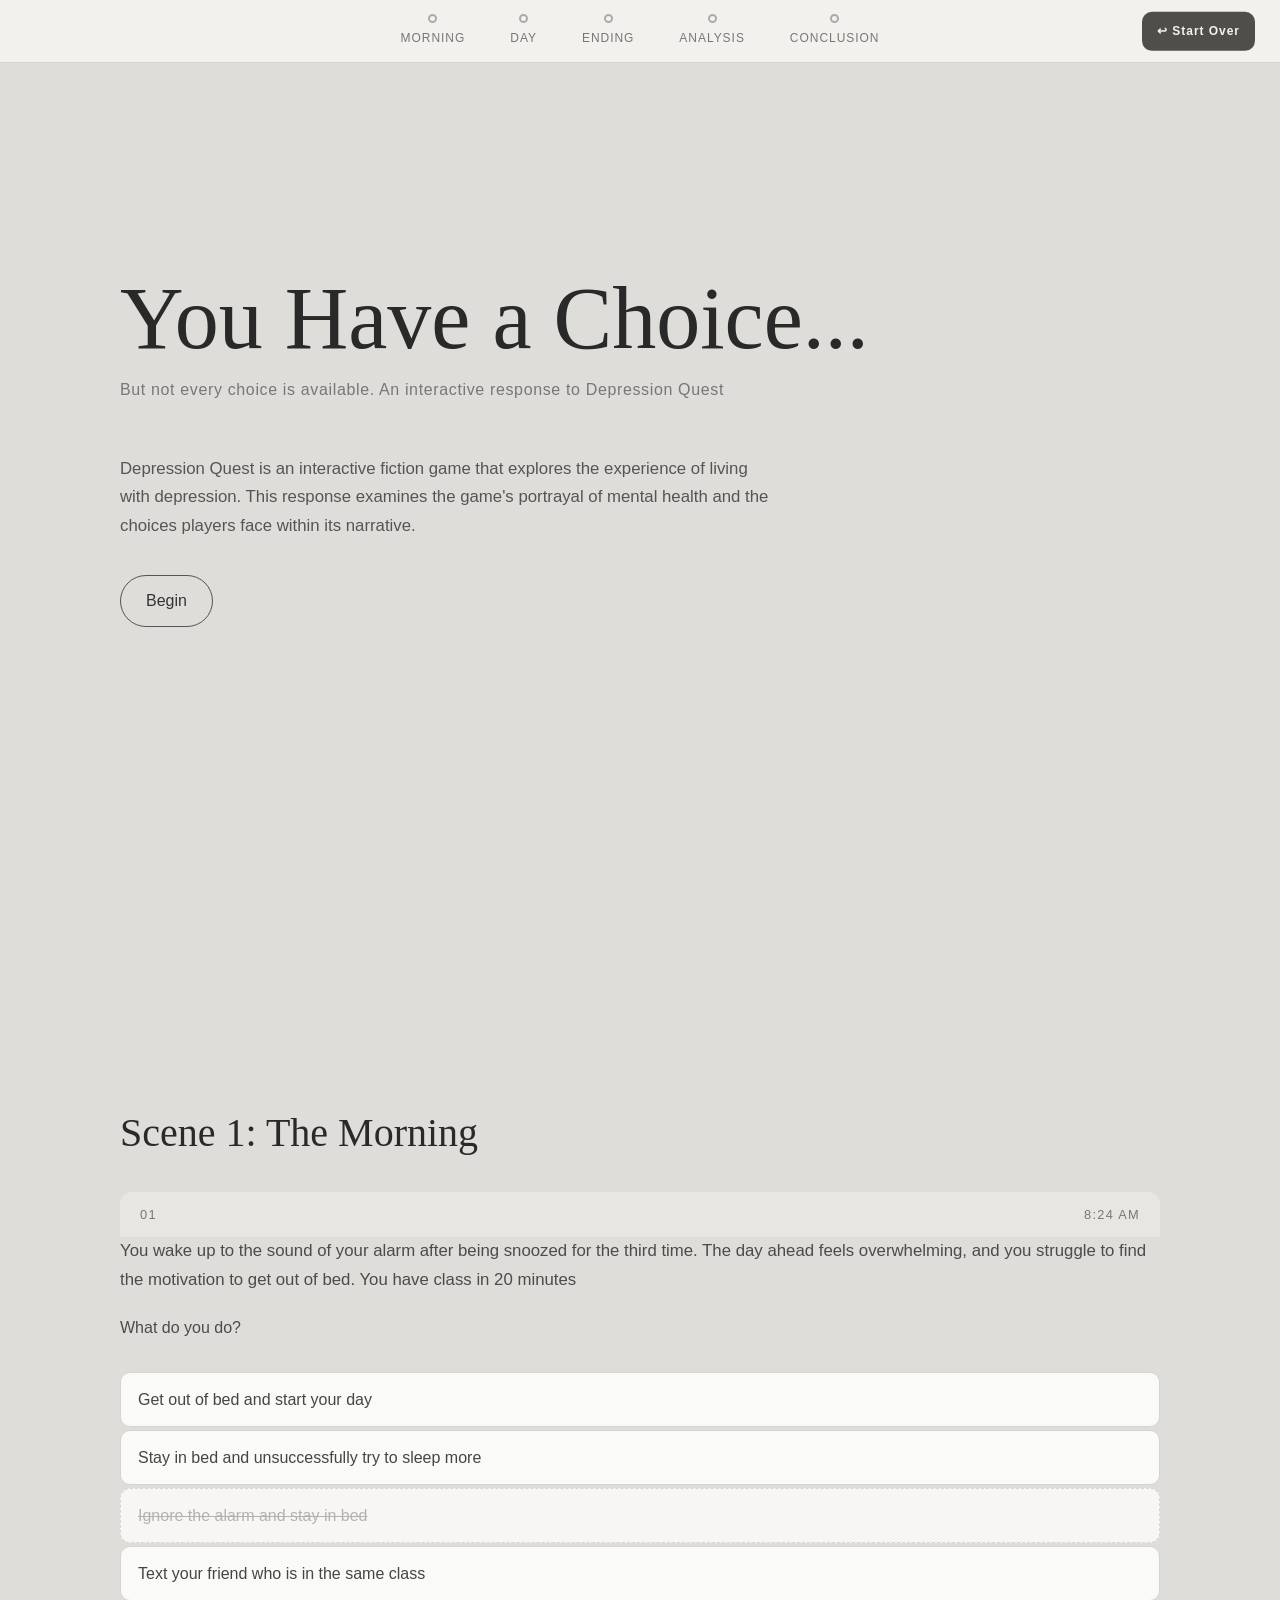
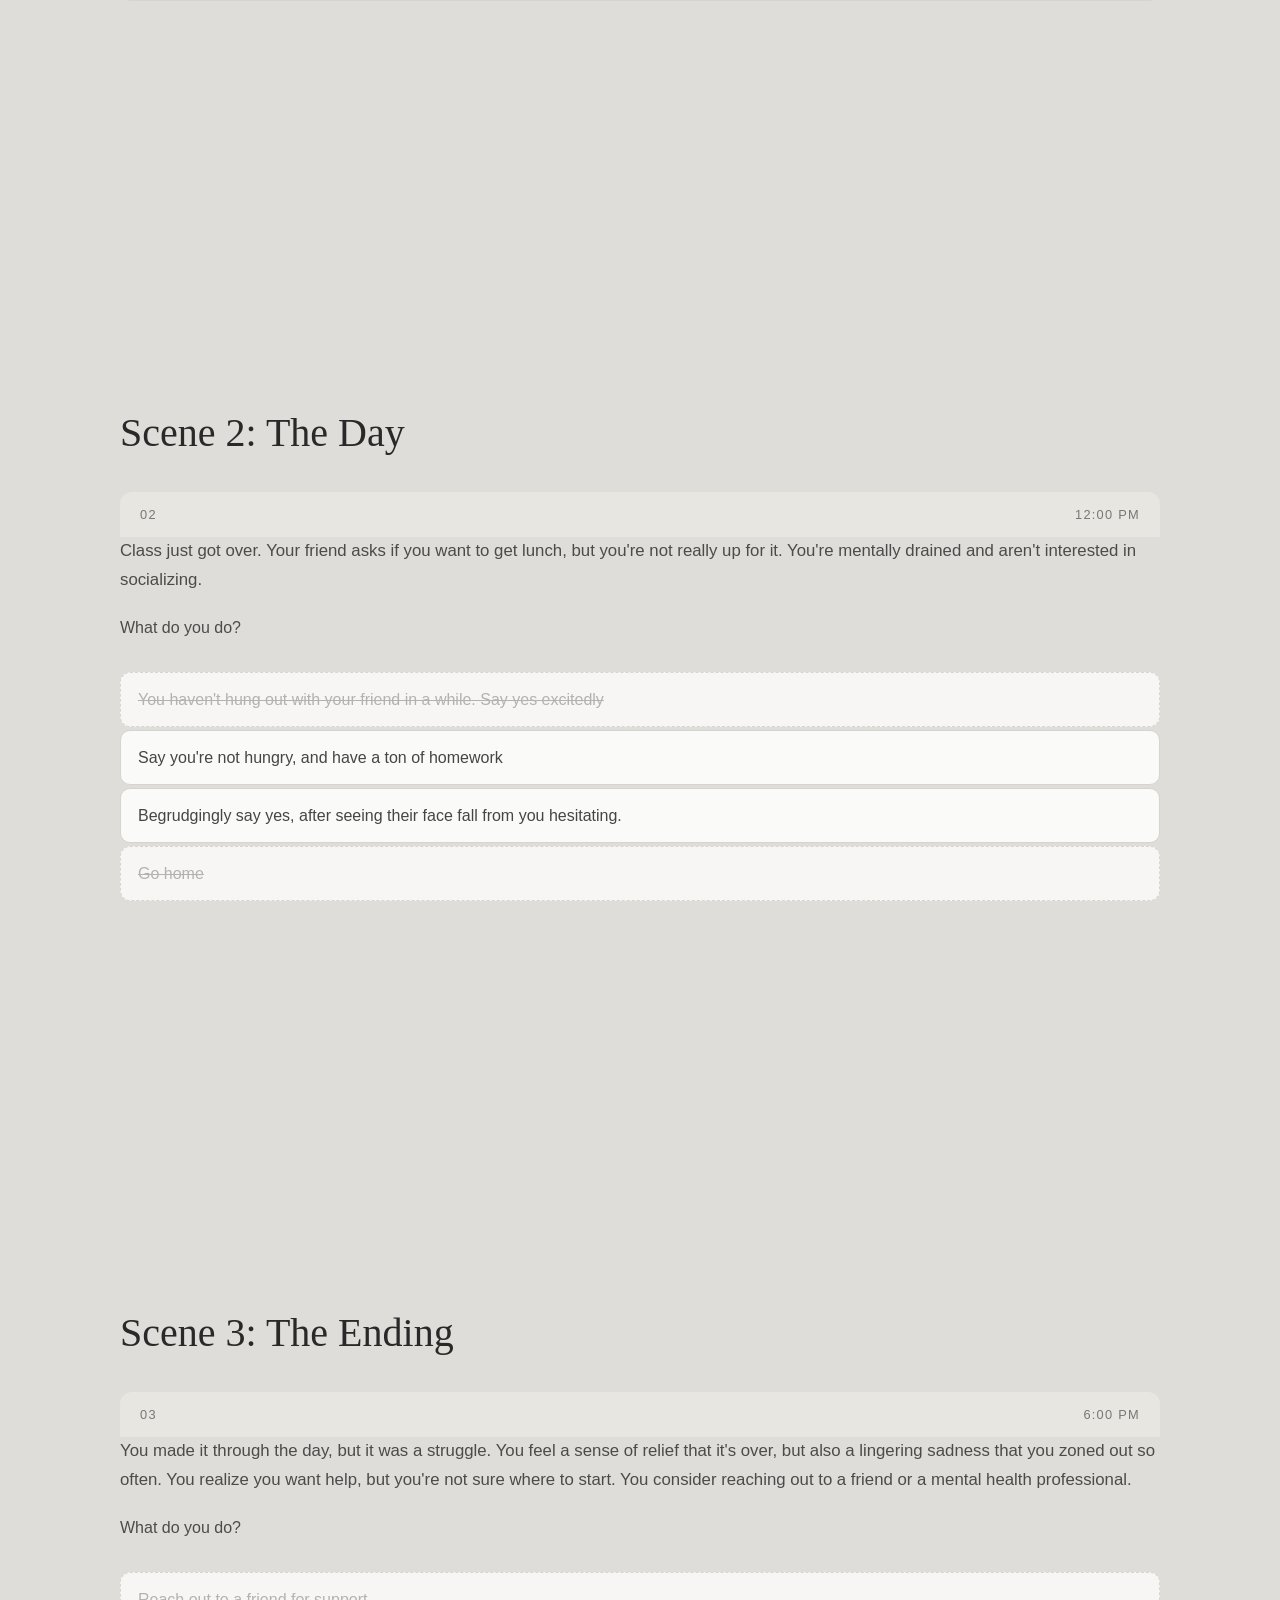
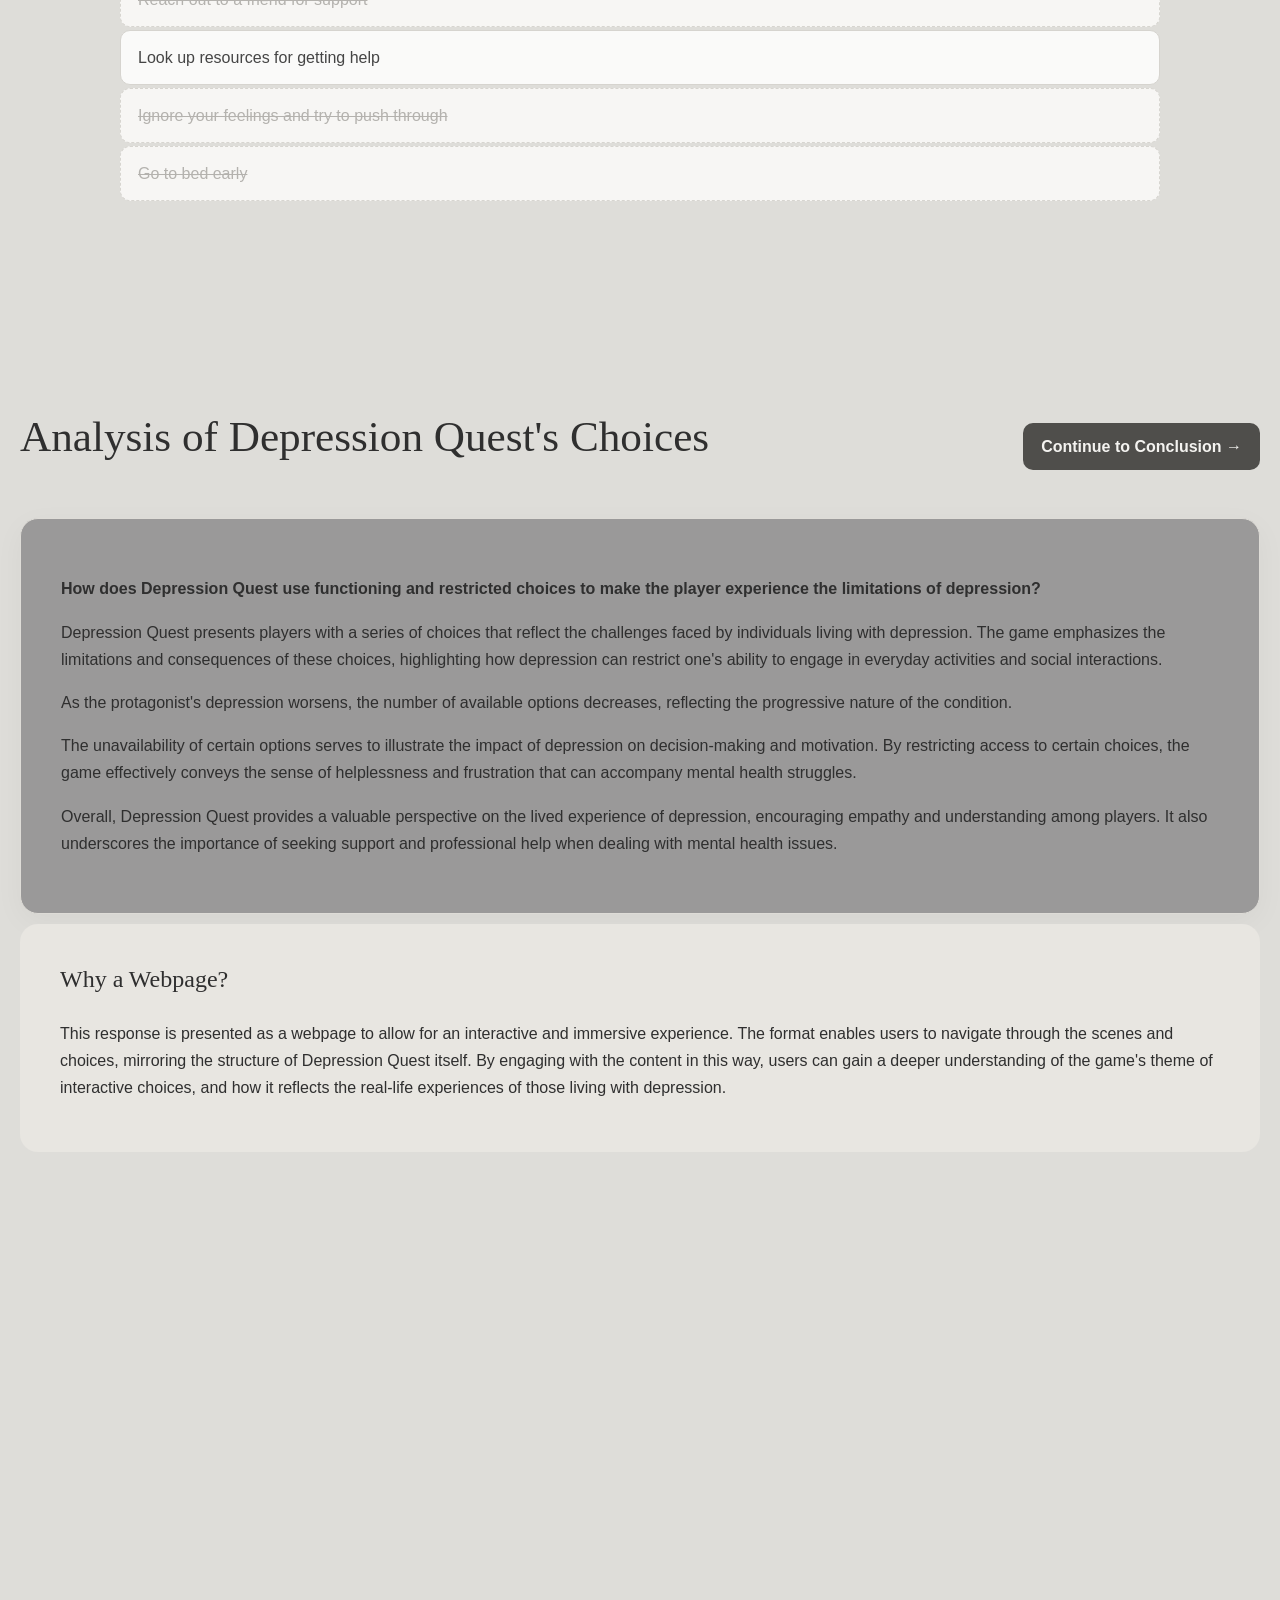
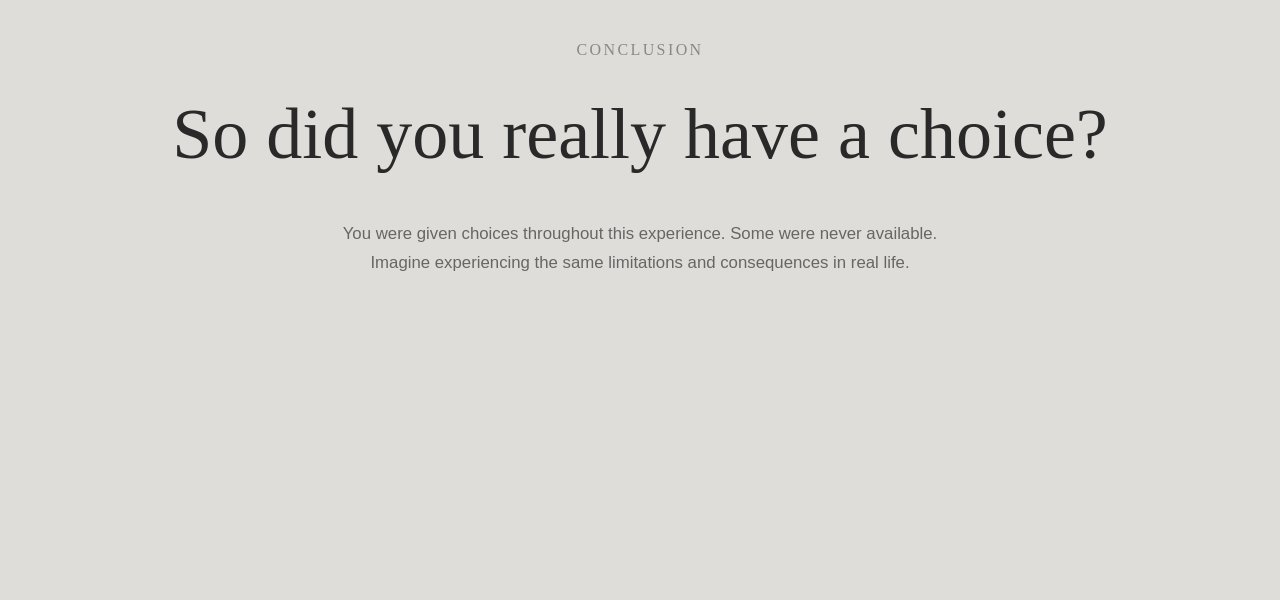
<file: index.html>
<!DOCTYPE html>
<html lang="en">
    <head>
        <meta charset="UTF-8">
        <meta name="viewport" content="width=device-width, initial-scale=1.0">
        <title>Response to Depression Quest</title>
        <link rel="stylesheet" href="style.css">
        <script>
            document.addEventListener("DOMContentLoaded", function() {

                const sections = document.querySelectorAll("section[id]");
                const progressLinks = document.querySelectorAll(".progress a");

                const observer = new IntersectionObserver(
                    entries => {
                        entries.forEach(entry => {
                            if (entry.isIntersecting) {
                                progressLinks.forEach(link => {
                                    link.classList.remove("active");

                                    if (link.getAttribute("href") === "#" + entry.target.id) {
                                        link.classList.add("active");
                                    }
                                });
                            }
                        });
                    },
                    {
                        threshold: 0.5
                    }
                );

                sections.forEach(section => observer.observe(section));

            });
        </script>
    </head>
    <body>

        <nav class="progress">

            <!-- <a href="#introduction">
                <span class="dot"></span>
                <span class="label">Introduction</span> 
            </a> -->

            <a href="#scene-1">
                <span class="dot"></span>
                <span class="label">Morning</span>
            </a>

            <a href="#scene-2">
                <span class="dot"></span>
                <span class="label">Day</span>
            </a>

            <a href="#scene-3">
                <span class="dot"></span>
                <span class="label">Ending</span>
            </a>

            <a href="#analysis">
                <span class="dot"></span>
                <span class="label">Analysis</span>
            </a>

            <a href="#conclusion">
                <span class="dot"></span>
                <span class="label">Conclusion</span>
            </a>

            <a href="#introduction" class="top-button">↩ Start Over</a>
            
        </nav>

        <main>
            <section id="introduction">
                <h1>You Have a Choice...</h1>
                <small>But not every choice is available. An interactive response to Depression Quest</small>
                <p>Depression Quest is an interactive fiction game that explores the experience of living with depression. This response examines the game's portrayal of mental health and the choices players face within its narrative.</p>
                <a href="#scene-1" class="start-button">Begin</a>
            </section>
            <section class="scene"id="scene-1">
                <!-- Scene 1: The Morning-->
                <h1>Scene 1: The Morning</h1>
                <div class="scene-header">
                    <span>01</span>
                    <span>8:24 AM</span>
                </div>
                <div class="scene-content">
                    <p>You wake up to the sound of your alarm after being snoozed for the third time. The day ahead feels overwhelming, and you struggle to find the motivation to get out of bed. You have class in 20 minutes</p>
                    <p>What do you do?</p>
                    <nav class="choices">
                        <a href="#scene-2">Get out of bed and start your day</a> 
                        <a href="#scene-2">Stay in bed and unsuccessfully try to sleep more</a> 
                        <span class="unavailable">Ignore the alarm and stay in bed</span> 
                        <a href="#scene-2">Text your friend who is in the same class</a>
                    </nav>
                </div>
            </section>
            <section class="scene" id="scene-2">
                <!-- Scene 2: The Day-->
                <h1>Scene 2: The Day</h1>
                <div class="scene-header">
                    <span>02</span>
                    <span>12:00 PM</span>
                </div>
                <div class="scene-content">
                    <p>Class just got over. Your friend asks if you want to get lunch, but you're not really up for it. You're mentally drained and aren't interested in socializing.</p>
                    <p>What do you do?</p>
                    <nav class="choices">
                        <span class="unavailable">You haven't hung out with your friend in a while. Say yes excitedly</span> 
                        <a href="#scene-3">Say you're not hungry, and have a ton of homework</a> 
                        <a href="#scene-3">Begrudgingly say yes, after seeing their face fall from you hesitating.</a> 
                        <span class="unavailable">Go home</span>
                    </nav>
                </div>
            </section>
            <section class="scene" id="scene-3">
                <!-- Scene 3: The Ending-->
                <h1>Scene 3: The Ending</h1>
                <div class="scene-header">
                    <span>03</span>
                    <span>6:00 PM</span>
                </div>
                <div class="scene-content">
                    <p>You made it through the day, but it was a struggle. You feel a sense of relief that it's over, but also a lingering sadness that you zoned out so often. You realize you want help, but you're not sure where to start. You consider reaching out to a friend or a mental health professional.</p>
                    <p>What do you do?</p>
                    <nav class="choices">
                        <span class="unavailable">Reach out to a friend for support</span> 
                        <a href="#analysis">Look up resources for getting help</a> 
                        <span class="unavailable">Ignore your feelings and try to push through</span> 
                        <span class="unavailable">Go to bed early</span>
                    </nav>
                </div>
            </section>
            <section class="analysis" id="analysis">
                <!-- Analysis Section -->
                 <div class="section-title">
                <h1>Analysis of Depression Quest's Choices</h1>
                <a href="#conclusion" class="next-button">Continue to Conclusion →</a>
                </div>
                <div class="analysis-content">
                    <p><strong>How does Depression Quest use functioning and restricted choices to make the player experience the limitations of depression?</strong></p>
                    <p>Depression Quest presents players with a series of choices that reflect the challenges faced by individuals living with depression. The game emphasizes the limitations and consequences of these choices, highlighting how depression can restrict one's ability to engage in everyday activities and social interactions.</p>
                    <p>As the protagonist's depression worsens, the number of available options decreases, reflecting the progressive nature of the condition.</p>
                    <p>The unavailability of certain options serves to illustrate the impact of depression on decision-making and motivation. By restricting access to certain choices, the game effectively conveys the sense of helplessness and frustration that can accompany mental health struggles.</p>
                    <p>Overall, Depression Quest provides a valuable perspective on the lived experience of depression, encouraging empathy and understanding among players. It also underscores the importance of seeking support and professional help when dealing with mental health issues.</p>
                </div>
                <div class="why-webpage">
                    <h2>Why a Webpage?</h2>
                    <p>This response is presented as a webpage to allow for an interactive and immersive experience. The format enables users to navigate through the scenes and choices, mirroring the structure of Depression Quest itself. By engaging with the content in this way, users can gain a deeper understanding of the game's theme of interactive choices, and how it reflects the real-life experiences of those living with depression.</p>
                </div>


            </section>
            <section class="conclusion" id="conclusion">
                <h1>Conclusion</h1>
                <h2>So did you really have a choice?</h2>
                <p>You were given choices throughout this experience. Some were never available. Imagine experiencing the same limitations and consequences in real life.</p>
            </section>
            </main>
</file>
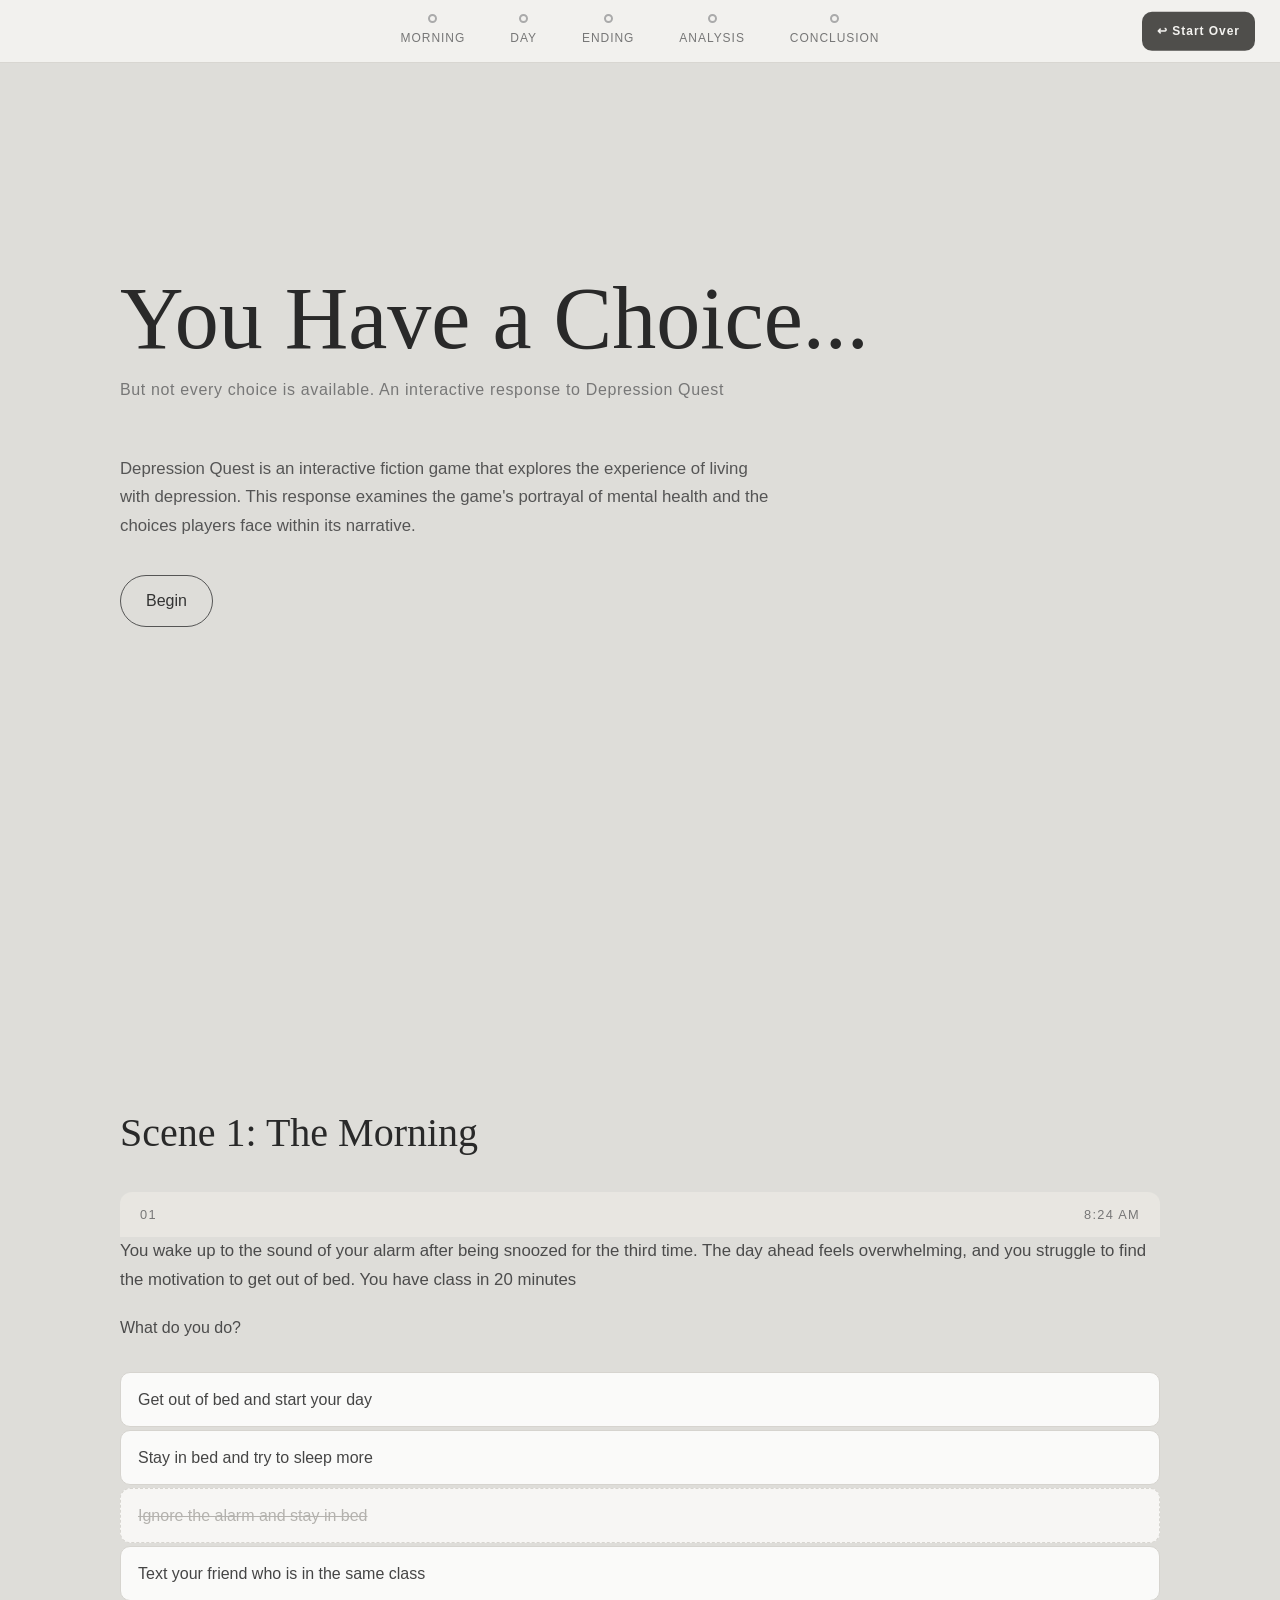
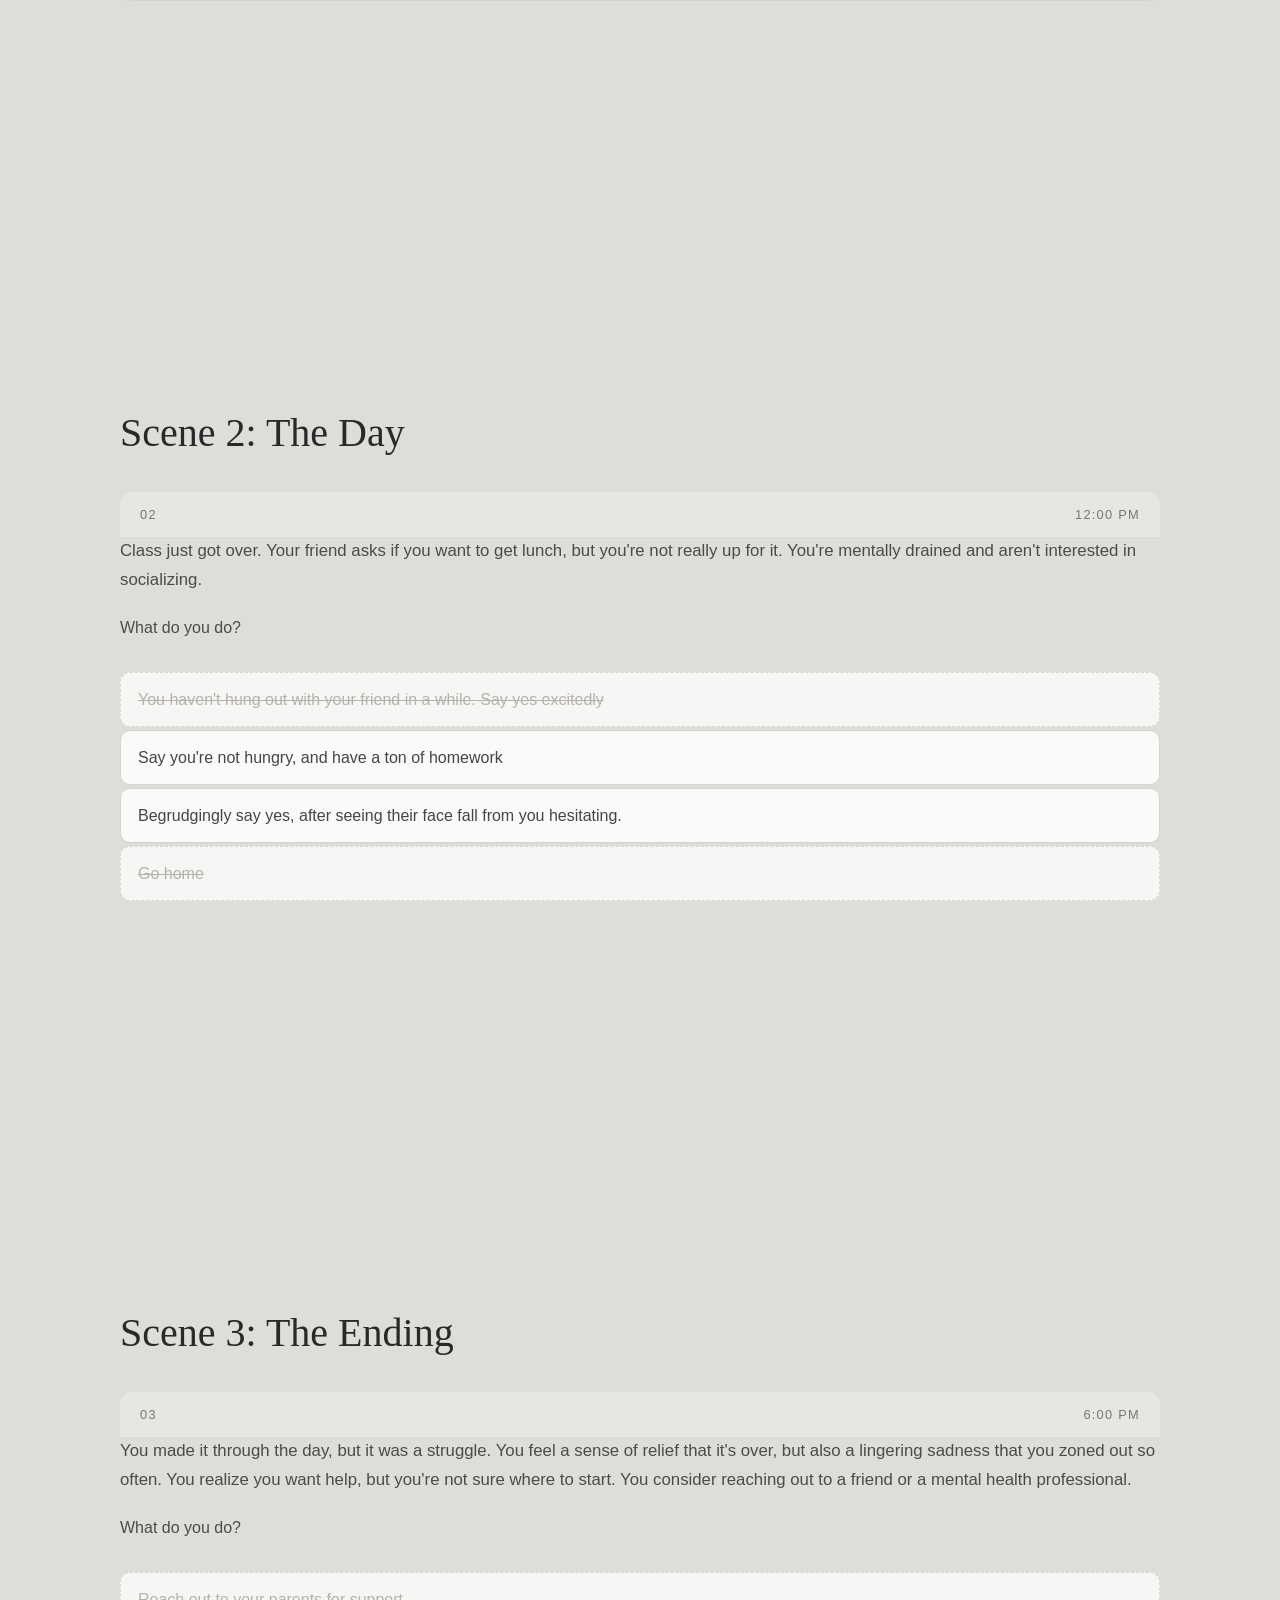
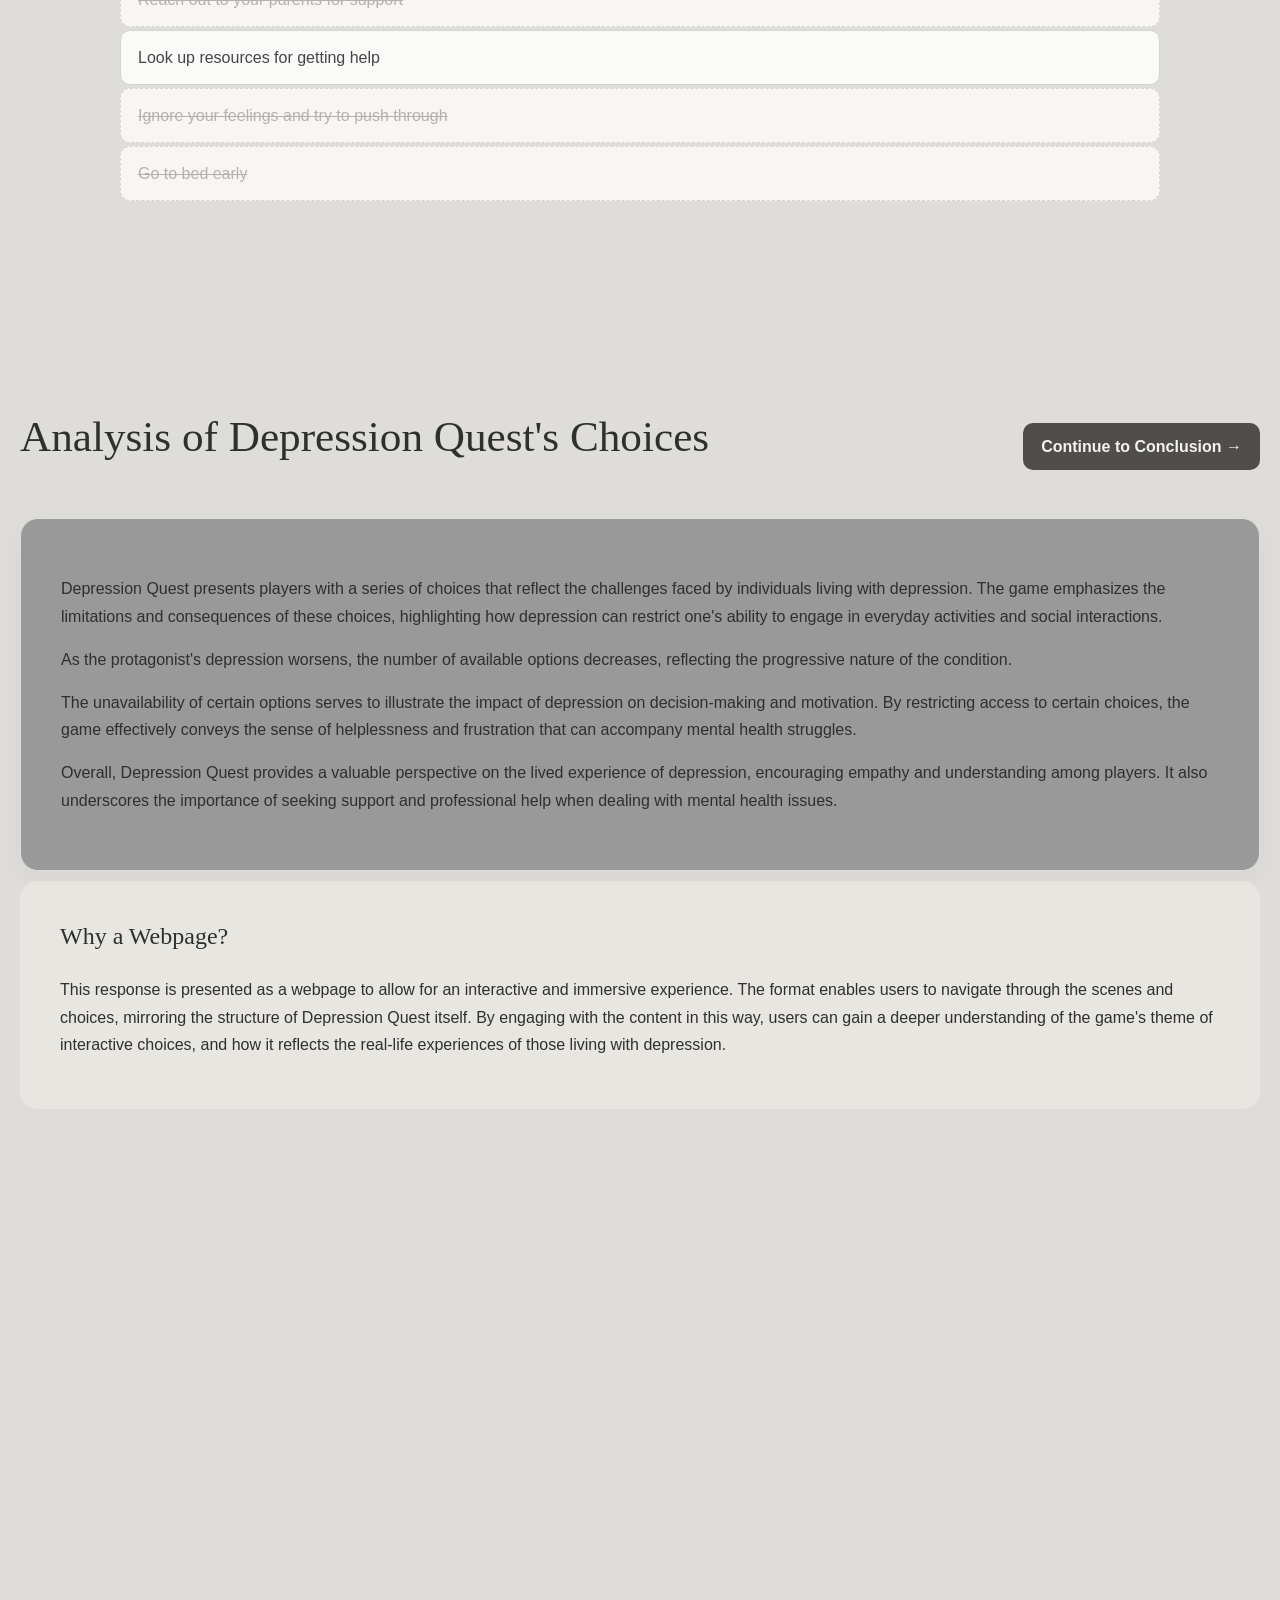
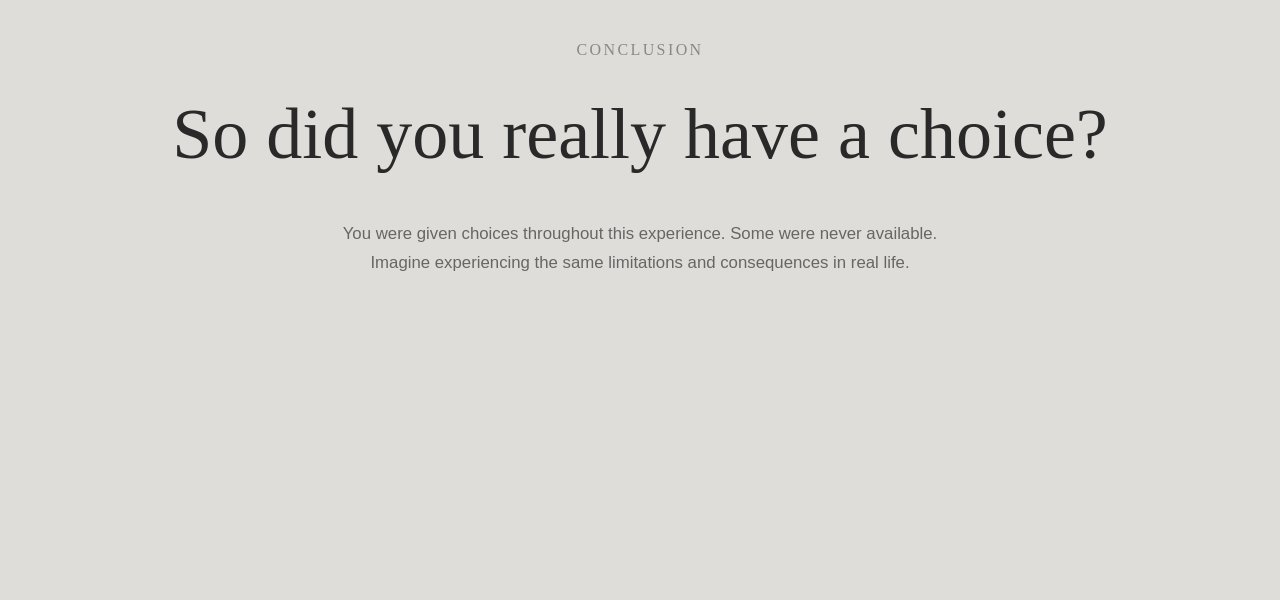
<file: Response_to_Depression_Quest.html>
<!DOCTYPE html>
<html lang="en">
    <head>
        <meta charset="UTF-8">
        <meta name="viewport" content="width=device-width, initial-scale=1.0">
        <title>Response to Depression Quest</title>
        <link rel="stylesheet" href="style.css">
        <script>
            document.addEventListener("DOMContentLoaded", function() {

                const sections = document.querySelectorAll("section[id]");
                const progressLinks = document.querySelectorAll(".progress a");

                const observer = new IntersectionObserver(
                    entries => {
                        entries.forEach(entry => {
                            if (entry.isIntersecting) {
                                progressLinks.forEach(link => {
                                    link.classList.remove("active");

                                    if (link.getAttribute("href") === "#" + entry.target.id) {
                                        link.classList.add("active");
                                    }
                                });
                            }
                        });
                    },
                    {
                        threshold: 0.5
                    }
                );

                sections.forEach(section => observer.observe(section));

            });
        </script>
    </head>
    <body>

        <nav class="progress">

            <!-- <a href="#introduction">
                <span class="dot"></span>
                <span class="label">Introduction</span> 
            </a> -->

            <a href="#scene-1">
                <span class="dot"></span>
                <span class="label">Morning</span>
            </a>

            <a href="#scene-2">
                <span class="dot"></span>
                <span class="label">Day</span>
            </a>

            <a href="#scene-3">
                <span class="dot"></span>
                <span class="label">Ending</span>
            </a>

            <a href="#analysis">
                <span class="dot"></span>
                <span class="label">Analysis</span>
            </a>

            <a href="#conclusion">
                <span class="dot"></span>
                <span class="label">Conclusion</span>
            </a>

            <a href="#introduction" class="top-button">↩ Start Over</a>
            
        </nav>

        <main>
            <section id="introduction">
                <h1>You Have a Choice...</h1>
                <small>But not every choice is available. An interactive response to Depression Quest</small>
                <p>Depression Quest is an interactive fiction game that explores the experience of living with depression. This response examines the game's portrayal of mental health and the choices players face within its narrative.</p>
                <a href="#scene-1" class="start-button">Begin</a>
            </section>
            <section class="scene"id="scene-1">
                <!-- Scene 1: The Morning-->
                <h1>Scene 1: The Morning</h1>
                <div class="scene-header">
                    <span>01</span>
                    <span>8:24 AM</span>
                </div>
                <div class="scene-content">
                    <p>You wake up to the sound of your alarm after being snoozed for the third time. The day ahead feels overwhelming, and you struggle to find the motivation to get out of bed. You have class in 20 minutes</p>
                    <p>What do you do?</p>
                    <nav class="choices">
                        <a href="#scene-2">Get out of bed and start your day</a> 
                        <a href="#scene-2">Stay in bed and try to sleep more</a> 
                        <span class="unavailable">Ignore the alarm and stay in bed</span> 
                        <a href="#scene-2">Text your friend who is in the same class</a>
                    </nav>
                </div>
            </section>
            <section class="scene" id="scene-2">
                <!-- Scene 2: The Day-->
                <h1>Scene 2: The Day</h1>
                <div class="scene-header">
                    <span>02</span>
                    <span>12:00 PM</span>
                </div>
                <div class="scene-content">
                    <p>Class just got over. Your friend asks if you want to get lunch, but you're not really up for it. You're mentally drained and aren't interested in socializing.</p>
                    <p>What do you do?</p>
                    <nav class="choices">
                        <span class="unavailable">You haven't hung out with your friend in a while. Say yes excitedly</span> 
                        <a href="#scene-3">Say you're not hungry, and have a ton of homework</a> 
                        <a href="#scene-3">Begrudgingly say yes, after seeing their face fall from you hesitating.</a> 
                        <span class="unavailable">Go home</span>
                    </nav>
                </div>
            </section>
            <section class="scene" id="scene-3">
                <!-- Scene 3: The Ending-->
                <h1>Scene 3: The Ending</h1>
                <div class="scene-header">
                    <span>03</span>
                    <span>6:00 PM</span>
                </div>
                <div class="scene-content">
                    <p>You made it through the day, but it was a struggle. You feel a sense of relief that it's over, but also a lingering sadness that you zoned out so often. You realize you want help, but you're not sure where to start. You consider reaching out to a friend or a mental health professional.</p>
                    <p>What do you do?</p>
                    <nav class="choices">
                        <span class="unavailable">Reach out to your parents for support</span> 
                        <a href="#analysis">Look up resources for getting help</a> 
                        <span class="unavailable">Ignore your feelings and try to push through</span> 
                        <span class="unavailable">Go to bed early</span>
                    </nav>
                </div>
            </section>
            <section class="analysis" id="analysis">
                <!-- Analysis Section -->
                 <div class="section-title">
                <h1>Analysis of Depression Quest's Choices</h1>
                <a href="#conclusion" class="next-button">Continue to Conclusion →</a>
                </div>
                <div class="analysis-content">
                    <p>Depression Quest presents players with a series of choices that reflect the challenges faced by individuals living with depression. The game emphasizes the limitations and consequences of these choices, highlighting how depression can restrict one's ability to engage in everyday activities and social interactions.</p>
                    <p>As the protagonist's depression worsens, the number of available options decreases, reflecting the progressive nature of the condition.</p>
                    <p>The unavailability of certain options serves to illustrate the impact of depression on decision-making and motivation. By restricting access to certain choices, the game effectively conveys the sense of helplessness and frustration that can accompany mental health struggles.</p>
                    <p>Overall, Depression Quest provides a valuable perspective on the lived experience of depression, encouraging empathy and understanding among players. It also underscores the importance of seeking support and professional help when dealing with mental health issues.</p>
                </div>
                <div class="why-webpage">
                    <h2>Why a Webpage?</h2>
                    <p>This response is presented as a webpage to allow for an interactive and immersive experience. The format enables users to navigate through the scenes and choices, mirroring the structure of Depression Quest itself. By engaging with the content in this way, users can gain a deeper understanding of the game's theme of interactive choices, and how it reflects the real-life experiences of those living with depression.</p>
                </div>


            </section>
            <section class="conclusion" id="conclusion">
                <h1>Conclusion</h1>
                <h2>So did you really have a choice?</h2>
                <p>You were given choices throughout this experience. Some were never available. Imagine experiencing the same limitations and consequences in real life.</p>
            </section>
            </main>
</file>
<file: style.css>
/* General Styles */
* {
    box-sizing: border-box;
}

html{
    scroll-behavior: smooth;
    scroll-padding-top: 100px;
    scroll-snap-type: y mandatory;
}

body {
    margin: 0;
    background: #deddd9;
    color: #2f2f2f;
    font-family: Arial, Helvetica, sans-serif;
    line-height: 1.7;
}

/* Progress Bar */
.progress{
    position: fixed;
    top: 0;
    left: 0;
    width: 100%;

    display: flex;
    justify-content: center;
    align-items: center;
    gap: 45px;

    padding: 14px 20px;

    background: rgba(243, 242, 239, 0.96);
    border-bottom: 1px solid #d8d6d1;

    z-index: 1000;
}

.progress a {
    display: flex;
    flex-direction: column;
    align-items: center;

    color: #777;
    text-decoration: none;

    font-size: 0.75rem;
    letter-spacing: 0.08em;
    text-transform: uppercase;

    transition: color 0.2s ease;
}

.progress a:hover {
    color: #333;
}

.dot {
    width: 9px;
    height: 9px;

    margin-bottom: 5px;

    border: 2px solid #aaa;
    border-radius: 50%;

    background: #f3f2ef;
}

.progress a:hover .dot {
    background: #777;
    border-color: #777;
}

.progress a.active .label {
    color: #2f2f2f;
    font-weight: 600;
}

.progress a.active .dot {
    background: #4f4e4b;
    border-color: #4f4e4b;
    transform: scale(1.3);
}

/* Top Button */
.top-button {
    position: absolute;
    right: 25px;
    top: 50%;
    transform: translateY(-50%);

    padding: 9px 15px;
    background: #4f4e4b;
    color: #f4f3f0 !important;
    text-decoration: none;
    border-radius: 10px;

    font-size: 0.75rem;
    font-weight: 600;
    letter-spacing: 0.03em;
    text-transform: none !important;
    white-space: nowrap;

    transition: 0.2s ease;
}

.top-button:hover {
    background: #383735;
    transform: translateY(-50%) translateY(-2px);
}

/*Introduction Section */

#introduction {
    min-height: 100vh;
    display: flex;
    flex-direction: column;
    justify-content: center;

    padding: 60px 120px;
}

#introduction h1 {
    margin: 0 0 10px;

    font-family: Georgia, "Times New Roman", serif;
    font-size: clamp(3rem, 8vw, 5.5rem);
    font-weight: normal;
    line-height: 1.05;

    color: #292929;
}

#introduction small {
    display: block;

    margin-bottom: 35px;

    color: #777;

    font-size: 1rem;
    letter-spacing: 0.04em;
}

#introduction p {
    max-width: 650px;

    margin-bottom: 35px;

    font-size: 1.05rem;
    color: #555;
}

/* Begin Button */

.start-button {
    display: inline-block;
    width: fit-content;

    padding: 11px 25px;

    border: 1px solid #555;
    border-radius: 30px;

    color: #333;
    text-decoration: none;

    transition: all 0.2s ease;
}

.start-button:hover {
    background: #333;
    color: #fff;
}

/*Scenes*/

.scene {
    min-height: 100vh;
    box-sizing: border-box;
    display: flex;
    flex-direction: column;
    justify-content: center;
    padding: 80px 120px;
}

/* Scene Headings */
.scene h1 {
    margin: 0 0 25px;

    font-family: Georgia, "Times New Roman", serif;
    font-size: 2.5rem;
    font-weight: normal;

    color: #292929;
}

.scene h2 {
    margin: 0 0 25px;

    font-family: Georgia, "Times New Roman", serif;
    font-size: 1.75rem;
    font-weight: normal;

    color: #3b3a3a;
}

/* Scene Cards */

.scene-header {
    display: flex;
    justify-content: space-between;

    margin-bottom: 0;

    padding: 12px 20px;

    background: #e8e6e1;

    border-radius: 12px 12px 0 0;

    color: #777;

    font-size: 0.8rem;
    letter-spacing: 0.1em;
    text-transform: uppercase;
}

/* Scene text */

.scene-content p {
    margin: 0 0 20px;

    color: #4b4b4b;
}

.scene-content p:first-child {
    font-size: 1.05rem;
}

/* Choices */

.choices {
    margin-top: 30px;

    display: flex;
    flex-direction: column;
    gap: 3px;
}

/* Available choices */

.choices a {
    display: block;

    padding: 13px 17px;

    border: 1px solid #d6d4cf;
    border-radius: 10px;

    color: #454545;
    text-decoration: none;

    background: #fafaf9;

    transition: all 0.2s ease;
}

.choices a:hover {
    background: #eeeeeb;

    border-color: #aaa;

    transform: translateX(4px);
}

/* Unavailable choices */

.choices .unavailable {
    display: block;

    padding: 13px 17px;

    border: 1px dashed #d7d5d0;
    border-radius: 10px;

    color: #b4b2ae;

    background: #f7f6f4;

    text-decoration: line-through;

    cursor: not-allowed;
}

/* Analysis Section */

#analysis {
    min-height: 100vh;
    padding: 0px 20px 80px;
    box-sizing: border-box;
}

#analysis h1 {
    margin-bottom: 20px;

    font-family: Georgia, "Times New Roman", serif;
    font-size: 2.7rem;
    font-weight: normal;
}

.section-title {
    display: flex;
    align-items: center;
    justify-content: space-between;
    gap: 20px;
    margin-bottom: 25px;
}

.section-title h1 {
    margin: 0;
}

.next-button {
    flex-shrink: 0;
    padding: 10px 18px;
    background: #4f4e4b;
    color: #f4f3f0;
    text-decoration: none;
    border-radius: 10px;
    font-weight: 600;
    transition: 0.2s ease;
}

.next-button:hover {
    background: #383735;
    transform: translateY(-2px);
}

.analysis-content {
    padding: 40px;

    background: #9a9999;

    border: 1px solid #dedcd7;
    border-radius: 18px;

    box-shadow: 0 8px 30px rgba(0, 0, 0, 0.04);
}


/* Why webpage */

.why-webpage {
    margin-top: 10px;

    padding: 35px 40px;

    background: #e8e6e1;

    border-radius: 18px;
}

.why-webpage h2 {
    margin-top: 0;

    font-family: Georgia, "Times New Roman", serif;
    font-weight: normal;
}

/*Conclusion Section*/

#conclusion {
    min-height: 100vh;

    display: flex;
    flex-direction: column;
    justify-content: center;

    padding: 120px 20px;

    text-align: center;
}

#conclusion h1 {
    margin-bottom: 10px;

    font-family: Georgia, "Times New Roman", serif;
    font-size: 1rem;
    font-weight: normal;

    color: #888;

    letter-spacing: 0.15em;
    text-transform: uppercase;
}

#conclusion h2 {
    margin: 0 auto 25px;

    font-family: Georgia, "Times New Roman", serif;
    font-size: clamp(2.5rem, 6vw, 4.5rem);
    font-weight: normal;

    color: #292929;
}

#conclusion p {
    max-width: 600px;
    margin: 0 auto;

    color: #666;
    font-size: 1.05rem;
}


/* Responsive adjustments */
@media (max-width: 900px) {
    .progress {
        gap: 25px;
    }

    .scene {
        padding: 70px 60px;
    }

    #introduction {
        padding: 60px;
    }
}

@media (max-width: 650px) {
    .progress {
        gap: 12px;
        padding: 10px;
    }

    .progress a {
        font-size: 0.65rem;
    }

    .scene {
        padding: 70px 25px;
    }

    #introduction {
        padding: 50px 25px;
    }

    #analysis {
        padding: 70px 25px;
    }

    .analysis-content {
        padding: 25px;
    }

    .section-title {
        flex-direction: column;
        align-items: flex-start;
    }
}
</file>
